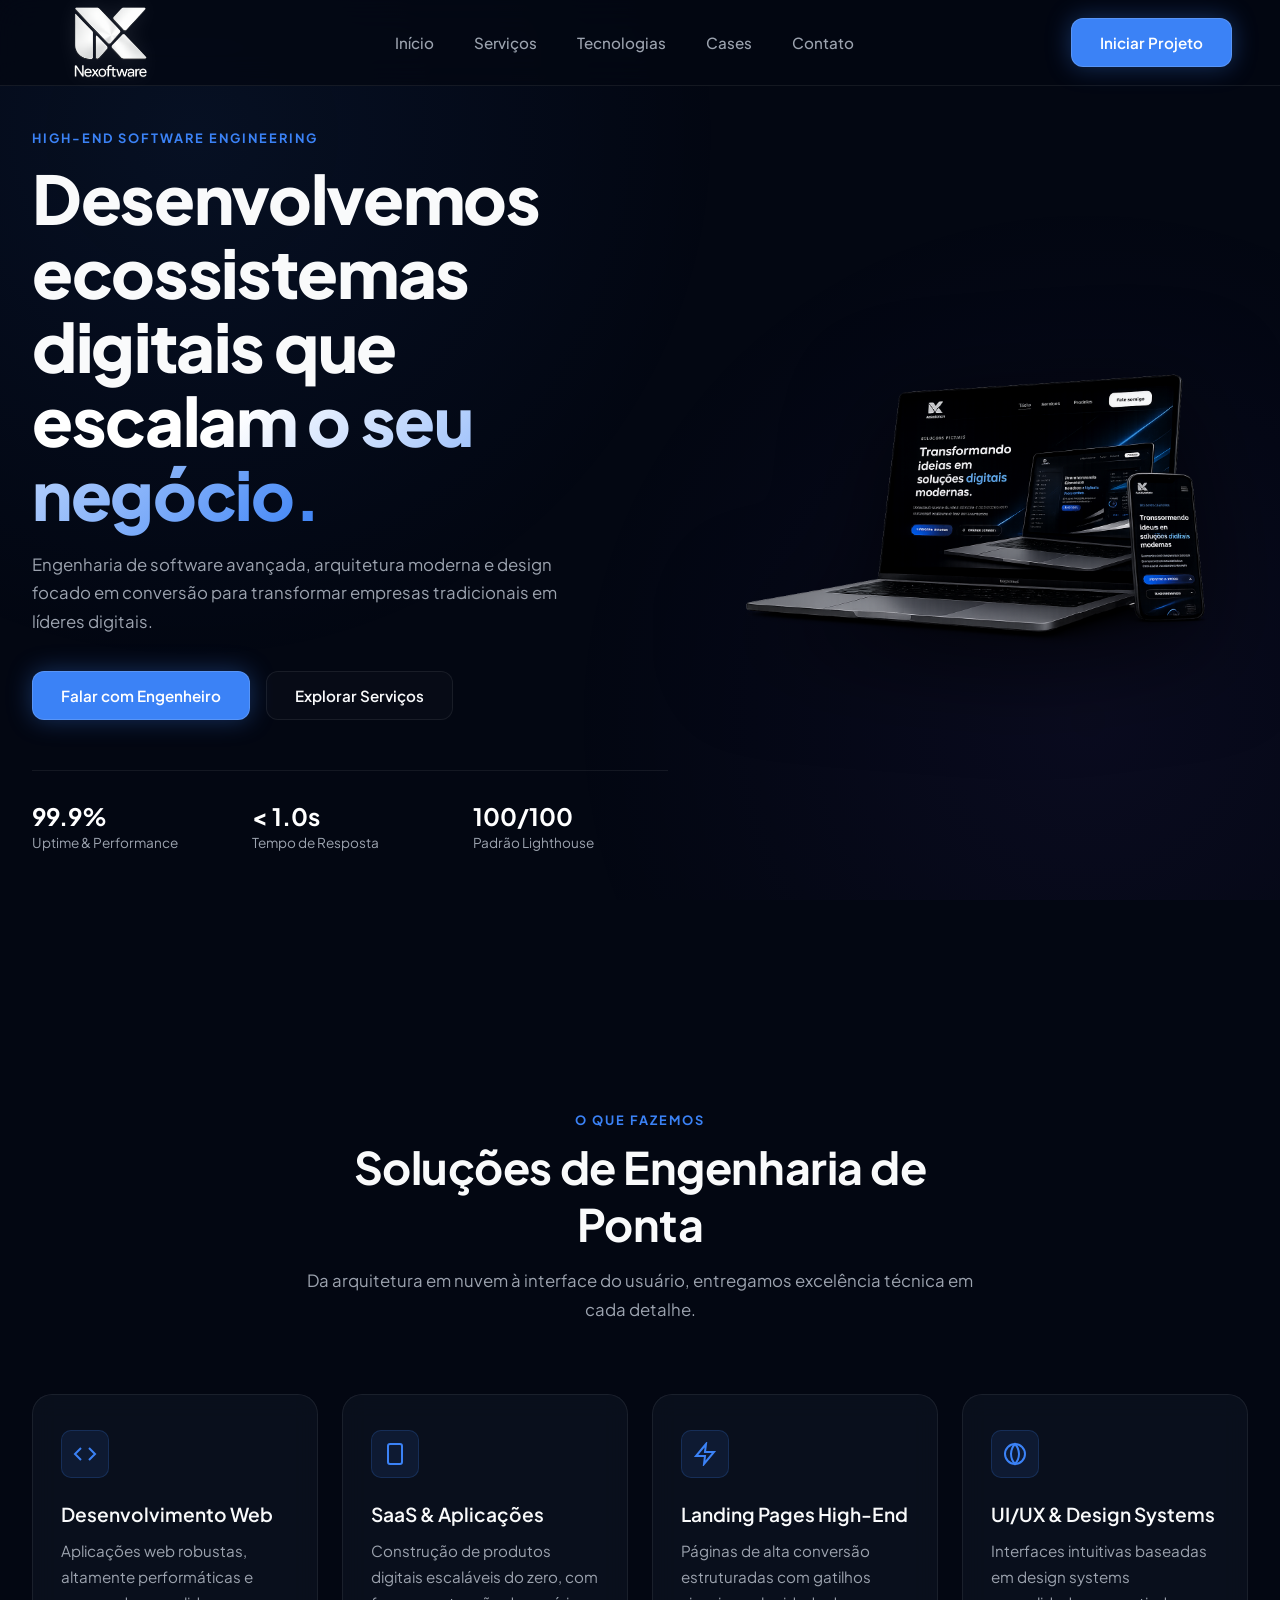
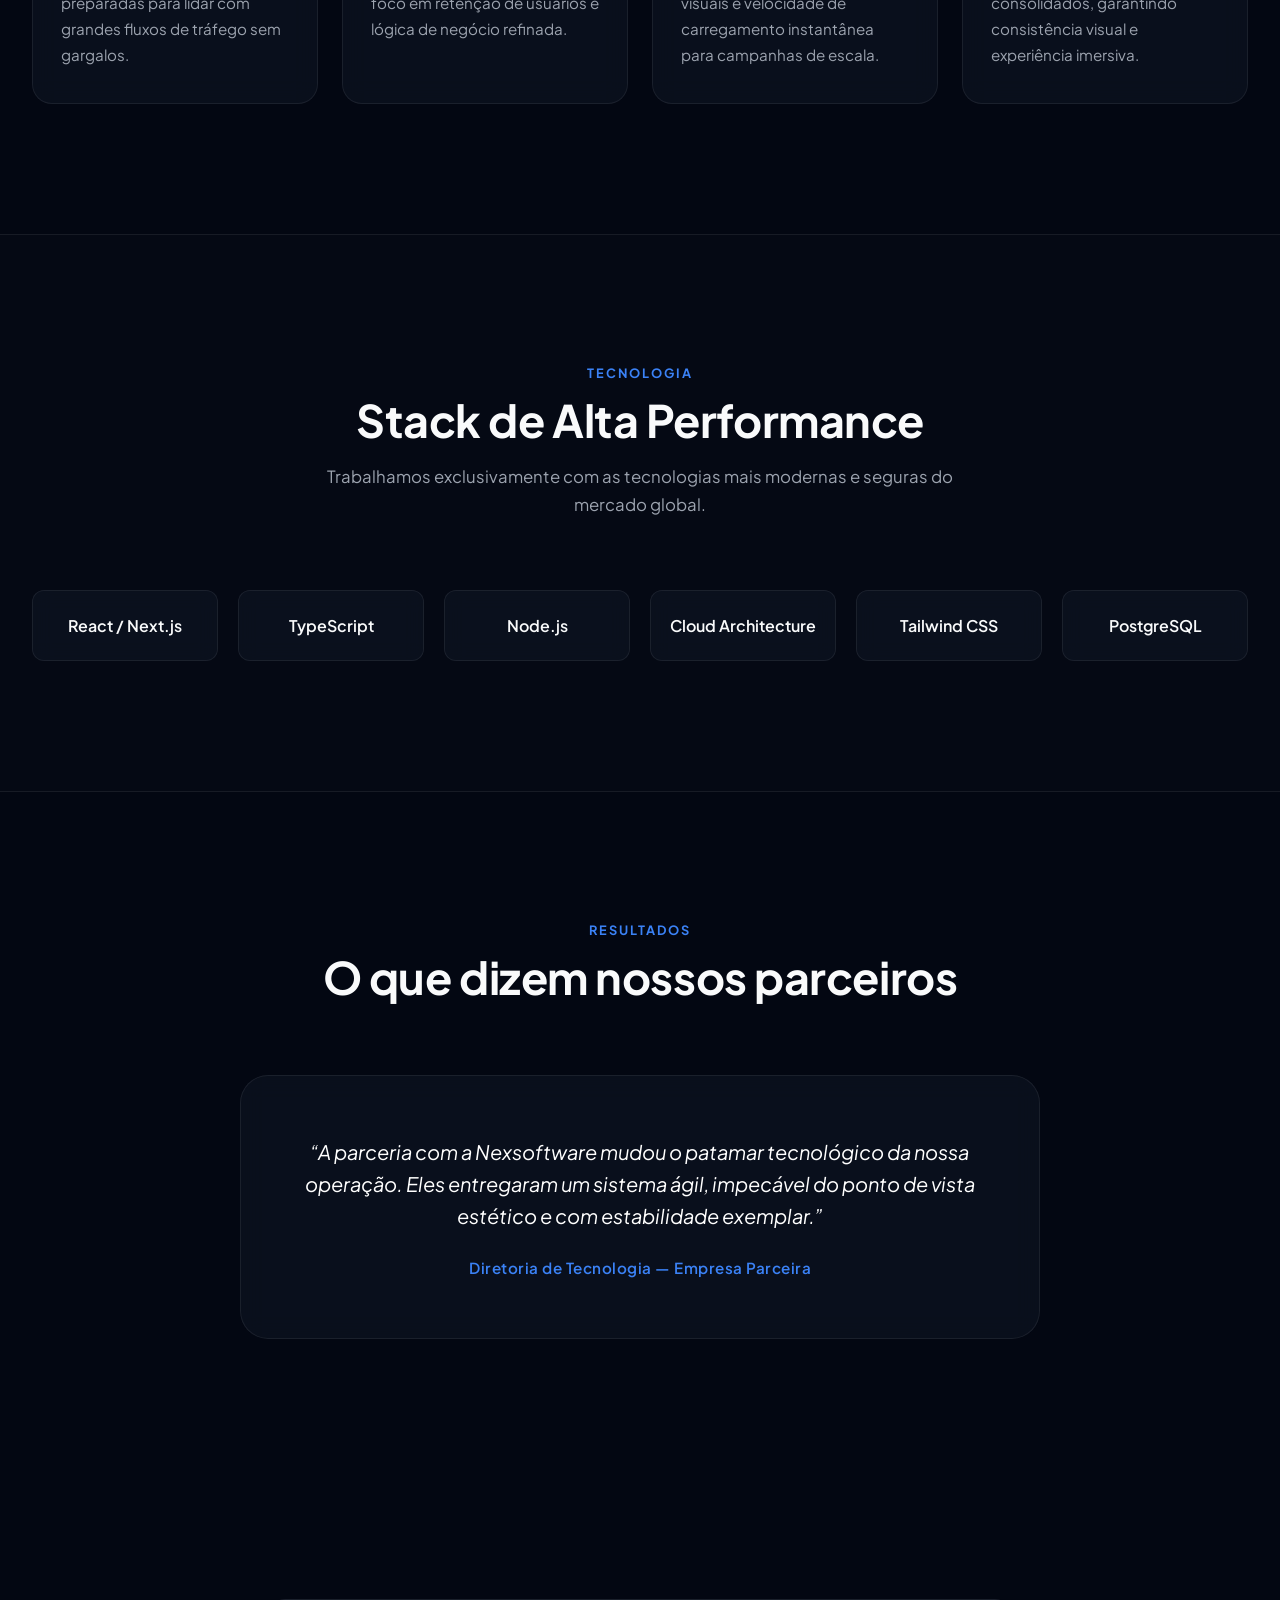
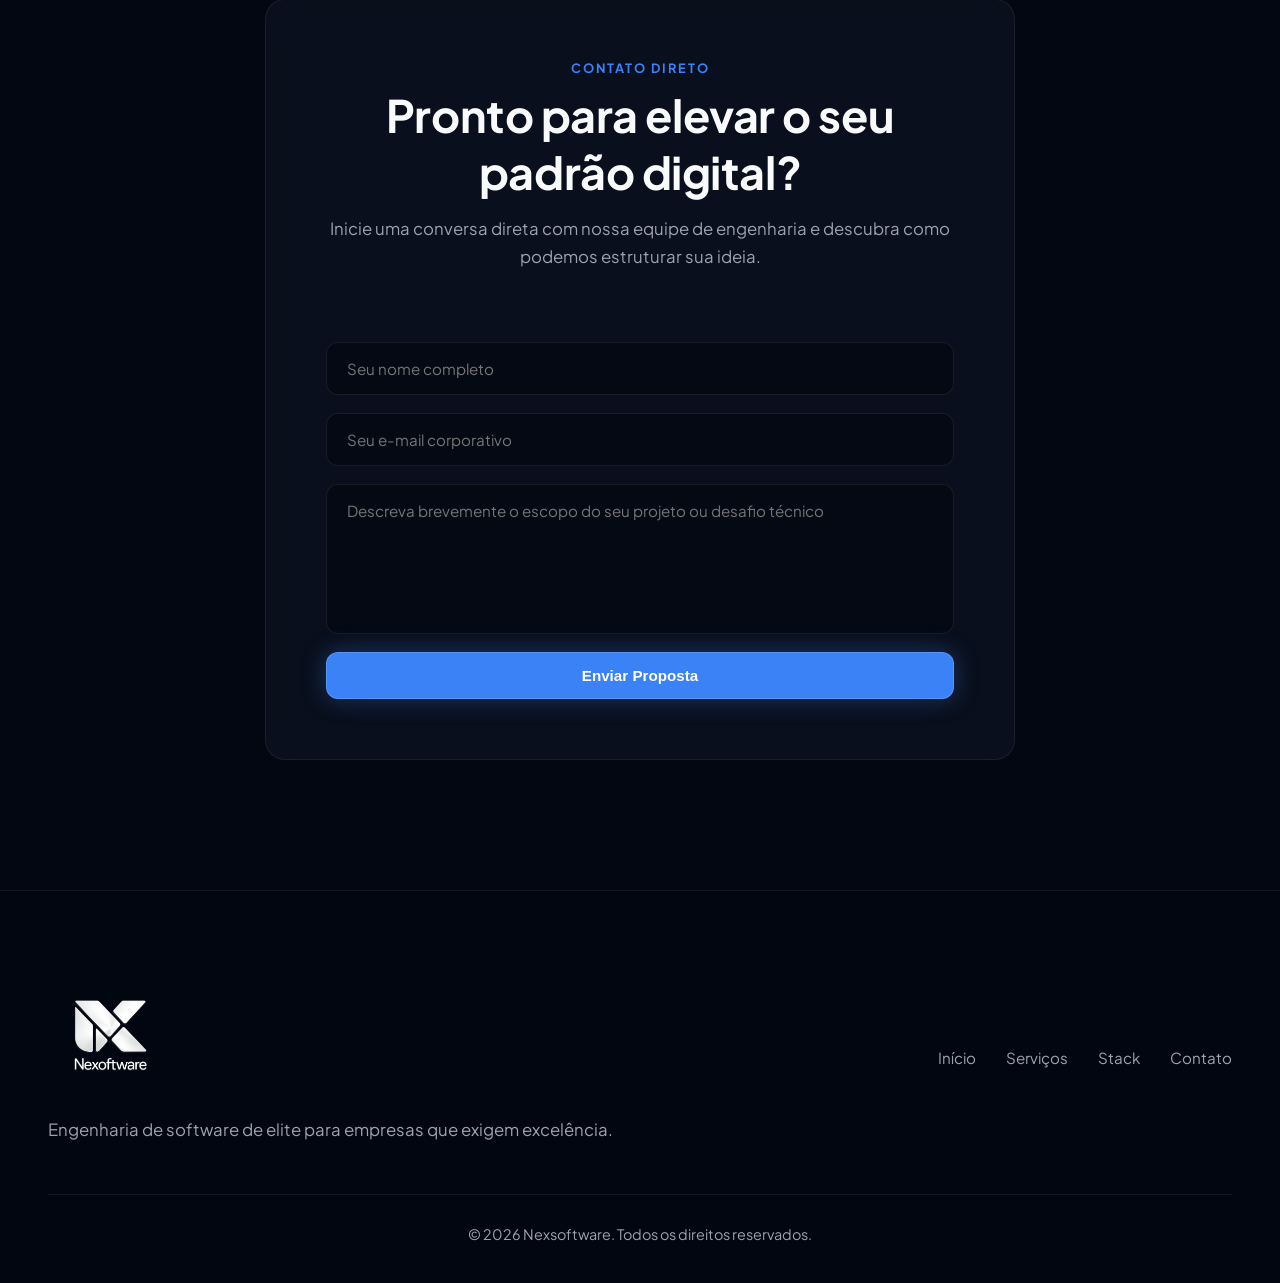
<file: index.html>
<!DOCTYPE html>
<html lang="pt-BR">
<head>
  <!-- =========================
       META TAGS ESSENCIAIS E SEO
  ========================== -->
  <meta charset="UTF-8">
  <meta name="viewport" content="width=device-width, initial-scale=1.0">
  <title>Nexsoftware — Ecossistemas Digitais de Alta Performance</title>
  <meta name="description" content="Engenharia de software avançada, desenvolvimento web, SaaS e aplicações escaláveis. Transformamos empresas tradicionais em líderes digitais com tecnologia de ponta.">
  <meta name="keywords" content="desenvolvimento web, software, SaaS, aplicações web, UI/UX design, engenharia de software, alta performance, Nexsoftware">
  <meta name="author" content="Nexsoftware">
  <link rel="canonical" href="https://www.nexsoftware.com.br/">

  <!-- =========================
       OPEN GRAPH / SOCIAL SHARING
  ========================== -->
  <meta property="og:type" content="website">
  <meta property="og:url" content="https://www.nexsoftware.com.br/">
  <meta property="og:title" content="Nexsoftware — Ecossistemas Digitais de Alta Performance">
  <meta property="og:description" content="Engenharia de software avançada e arquitetura moderna para empresas que exigem excelência e escala.">
  <meta property="og:image" content="https://www.nexsoftware.com.br/imagem/logo.branca.png">

  <!-- =========================
       GOOGLE FONTS
  ========================== -->
  <link rel="preconnect" href="https://fonts.googleapis.com">
  <link rel="preconnect" href="https://fonts.gstatic.com" crossorigin>
  <link href="https://fonts.googleapis.com/css2?family=Plus+Jakarta+Sans:wght@300;400;500;600;700;800&display=swap" rel="stylesheet">

  <!-- =========================
       CSS & JAVASCRIPT
  ========================== -->
  <link rel="stylesheet" href="css/styles.css">
  <script src="javascript/script.js" defer></script>

  <!-- =========================
       SCHEMA.ORG (JSON-LD)
  ========================== -->
  <script type="application/ld+json">
  {
    "@context": "https://schema.org",
    "@type": "Organization",
    "name": "Nexsoftware",
    "url": "https://www.nexsoftware.com.br/",
    "logo": "https://www.nexsoftware.com.br/imagem/logo.branca.png",
    "description": "Desenvolvimento de sites, sistemas e aplicações com tecnologia moderna e foco em resultados."
  }
  </script>
</head>

<body>

  <!-- BACKGROUND EFFECT -->
  <div class="background-glow" aria-hidden="true"></div>

  <!-- HEADER EXTENDIDO (FLUIDO DE CANTO A CANTO) -->
  <header class="header">
    <nav class="navbar" aria-label="Navegação Principal">
      <a href="#hero" class="logo">
        <img src="imagem/logo.branca.png" alt="Logotipo da Nexsoftware em destaque branco">
      </a>

      <ul class="nav-links" id="nav-links">
        <li><a href="#hero">Início</a></li>
        <li><a href="#services">Serviços</a></li>
        <li><a href="#tech">Tecnologias</a></li>
        <li><a href="#cases">Cases</a></li>
        <li><a href="#contact">Contato</a></li>
      </ul>

      <div class="header-action">
        <a href="#contact" class="btn btn-primary desktop-button">
          Iniciar Projeto
        </a>

        <button class="menu-hamburger" id="menu-hamburger" aria-label="Abrir menu de navegação" aria-expanded="false">
          <span class="menu-hamburger-bar"></span>
          <span class="menu-hamburger-bar"></span>
          <span class="menu-hamburger-bar"></span>
        </button>
      </div>
    </nav>
  </header>

  <main>

    <!-- HERO SECTION -->
    <section id="hero" class="section hero-section">
      <div class="container hero-grid">
        <div class="hero-text reveal">
          <span class="hero-tag">HIGH-END SOFTWARE ENGINEERING</span>
          <h1>
            Desenvolvemos ecossistemas digitais que
            <span class="gradient-text">escalam o seu negócio.</span>
          </h1>
          <p>
            Engenharia de software avançada, arquitetura moderna e design focado 
            em conversão para transformar empresas tradicionais em líderes digitais.
          </p>

          <div class="hero-buttons">
            <a href="#contact" class="btn btn-primary">Falar com Engenheiro</a>
            <a href="#services" class="btn btn-secondary">Explorar Serviços</a>
          </div>

          <!-- STATS -->
          <div class="hero-stats">
            <div>
              <h3>99.9%</h3>
              <span>Uptime & Performance</span>
            </div>
            <div>
              <h3>&lt; 1.0s</h3>
              <span>Tempo de Resposta</span>
            </div>
            <div>
              <h3>100/100</h3>
              <span>Padrão Lighthouse</span>
            </div>
          </div>
        </div>

        <div class="hero-image reveal">
          <img src="imagem/note.png" alt="Mockup tridimensional exibindo interfaces e dashboards desenvolvidos pela Nexsoftware">
        </div>
      </div>
    </section>

    <!-- SERVICES SECTION -->
    <section id="services" class="section">
      <div class="container">
        <div class="section-title reveal">
          <span>O QUE FAZEMOS</span>
          <h2>Soluções de Engenharia de Ponta</h2>
          <p>Da arquitetura em nuvem à interface do usuário, entregamos excelência técnica em cada detalhe.</p>
        </div>

        <div class="services-grid">
          <article class="service-card reveal">
            <div class="service-icon-wrapper" aria-hidden="true">
              <svg width="24" height="24" viewBox="0 0 24 24" fill="none" stroke="currentColor" stroke-width="2"><polyline points="16 18 22 12 16 6"></polyline><polyline points="8 6 2 12 8 18"></polyline></svg>
            </div>
            <h3>Desenvolvimento Web</h3>
            <p>Aplicações web robustas, altamente performáticas e preparadas para lidar com grandes fluxos de tráfego sem gargalos.</p>
          </article>

          <article class="service-card reveal">
            <div class="service-icon-wrapper" aria-hidden="true">
              <svg width="24" height="24" viewBox="0 0 24 24" fill="none" stroke="currentColor" stroke-width="2"><rect x="5" y="2" width="14" height="20" rx="2" ry="2"></rect><line x1="12" y1="18" x2="12.01" y2="18"></line></svg>
            </div>
            <h3>SaaS & Aplicações</h3>
            <p>Construção de produtos digitais escaláveis do zero, com foco em retenção de usuários e lógica de negócio refinada.</p>
          </article>

          <article class="service-card reveal">
            <div class="service-icon-wrapper" aria-hidden="true">
              <svg width="24" height="24" viewBox="0 0 24 24" fill="none" stroke="currentColor" stroke-width="2"><polygon points="13 2 3 14 12 14 11 22 21 10 12 10 13 2"></polygon></svg>
            </div>
            <h3>Landing Pages High-End</h3>
            <p>Páginas de alta conversão estruturadas com gatilhos visuais e velocidade de carregamento instantânea para campanhas de escala.</p>
          </article>

          <article class="service-card reveal">
            <div class="service-icon-wrapper" aria-hidden="true">
              <svg width="24" height="24" viewBox="0 0 24 24" fill="none" stroke="currentColor" stroke-width="2"><circle cx="12" cy="12" r="10"></circle><path d="M12 2a15.3 15.3 0 0 1 4 10 15.3 15.3 0 0 1-4 10 15.3 15.3 0 0 1-4-10 15.3 15.3 0 0 1 4-10z"></path></svg>
            </div>
            <h3>UI/UX & Design Systems</h3>
            <p>Interfaces intuitivas baseadas em design systems consolidados, garantindo consistência visual e experiência imersiva.</p>
          </article>
        </div>
      </div>
    </section>

    <!-- TECH STACK SECTION -->
    <section id="tech" class="section tech-section">
      <div class="container">
        <div class="section-title reveal">
          <span>TECNOLOGIA</span>
          <h2>Stack de Alta Performance</h2>
          <p>Trabalhamos exclusivamente com as tecnologias mais modernas e seguras do mercado global.</p>
        </div>

        <div class="tech-grid reveal">
          <div class="tech-item">React / Next.js</div>
          <div class="tech-item">TypeScript</div>
          <div class="tech-item">Node.js</div>
          <div class="tech-item">Cloud Architecture</div>
          <div class="tech-item">Tailwind CSS</div>
          <div class="tech-item">PostgreSQL</div>
        </div>
      </div>
    </section>

    <!-- CASES SECTION -->
    <section id="cases" class="section">
      <div class="container">
        <div class="section-title reveal">
          <span>RESULTADOS</span>
          <h2>O que dizem nossos parceiros</h2>
        </div>

        <div class="testimonial reveal">
          <p>
            “A parceria com a Nexsoftware mudou o patamar tecnológico da nossa operação. 
            Eles entregaram um sistema ágil, impecável do ponto de vista estético e com estabilidade exemplar.”
          </p>
          <span class="author">Diretoria de Tecnologia — Empresa Parceira</span>
        </div>
      </div>
    </section>

    <!-- CONTACT SECTION -->
    <section id="contact" class="section">
      <div class="container contact-box reveal">
        <div class="section-title">
          <span>CONTATO DIRETO</span>
          <h2>Pronto para elevar o seu padrão digital?</h2>
          <p>Inicie uma conversa direta com nossa equipe de engenharia e descubra como podemos estruturar sua ideia.</p>
        </div>

        <form class="contact-form" onsubmit="event.preventDefault(); alert('Mensagem enviada com sucesso! Entraremos em contato em breve.');">
          <label for="nome" class="sr-only">Seu nome completo</label>
          <input type="text" id="nome" placeholder="Seu nome completo" required>
          
          <label for="email" class="sr-only">Seu e-mail corporativo</label>
          <input type="email" id="email" placeholder="Seu e-mail corporativo" required>
          
          <label for="mensagem" class="sr-only">Descreva o escopo do projeto</label>
          <textarea id="mensagem" placeholder="Descreva brevemente o escopo do seu projeto ou desafio técnico"></textarea>
          
          <button type="submit" class="btn btn-primary">Enviar Proposta</button>
        </form>
      </div>
    </section>

  </main>

  <!-- FOOTER FLUIDO -->
  <footer class="footer">
    <div class="footer-container">
      <div class="footer-content">
        <div>
          <img src="imagem/logo.branca.png" alt="Logotipo secundário da Nexsoftware no rodapé">
          <p>Engenharia de software de elite para empresas que exigem excelência.</p>
        </div>

        <div class="footer-links">
          <a href="#hero">Início</a>
          <a href="#services">Serviços</a>
          <a href="#tech">Stack</a>
          <a href="#contact">Contato</a>
        </div>
      </div>

      <div class="footer-bottom">
        © 2026 Nexsoftware. Todos os direitos reservados.
      </div>
    </div>
  </footer>

</body>
</html>
</file>
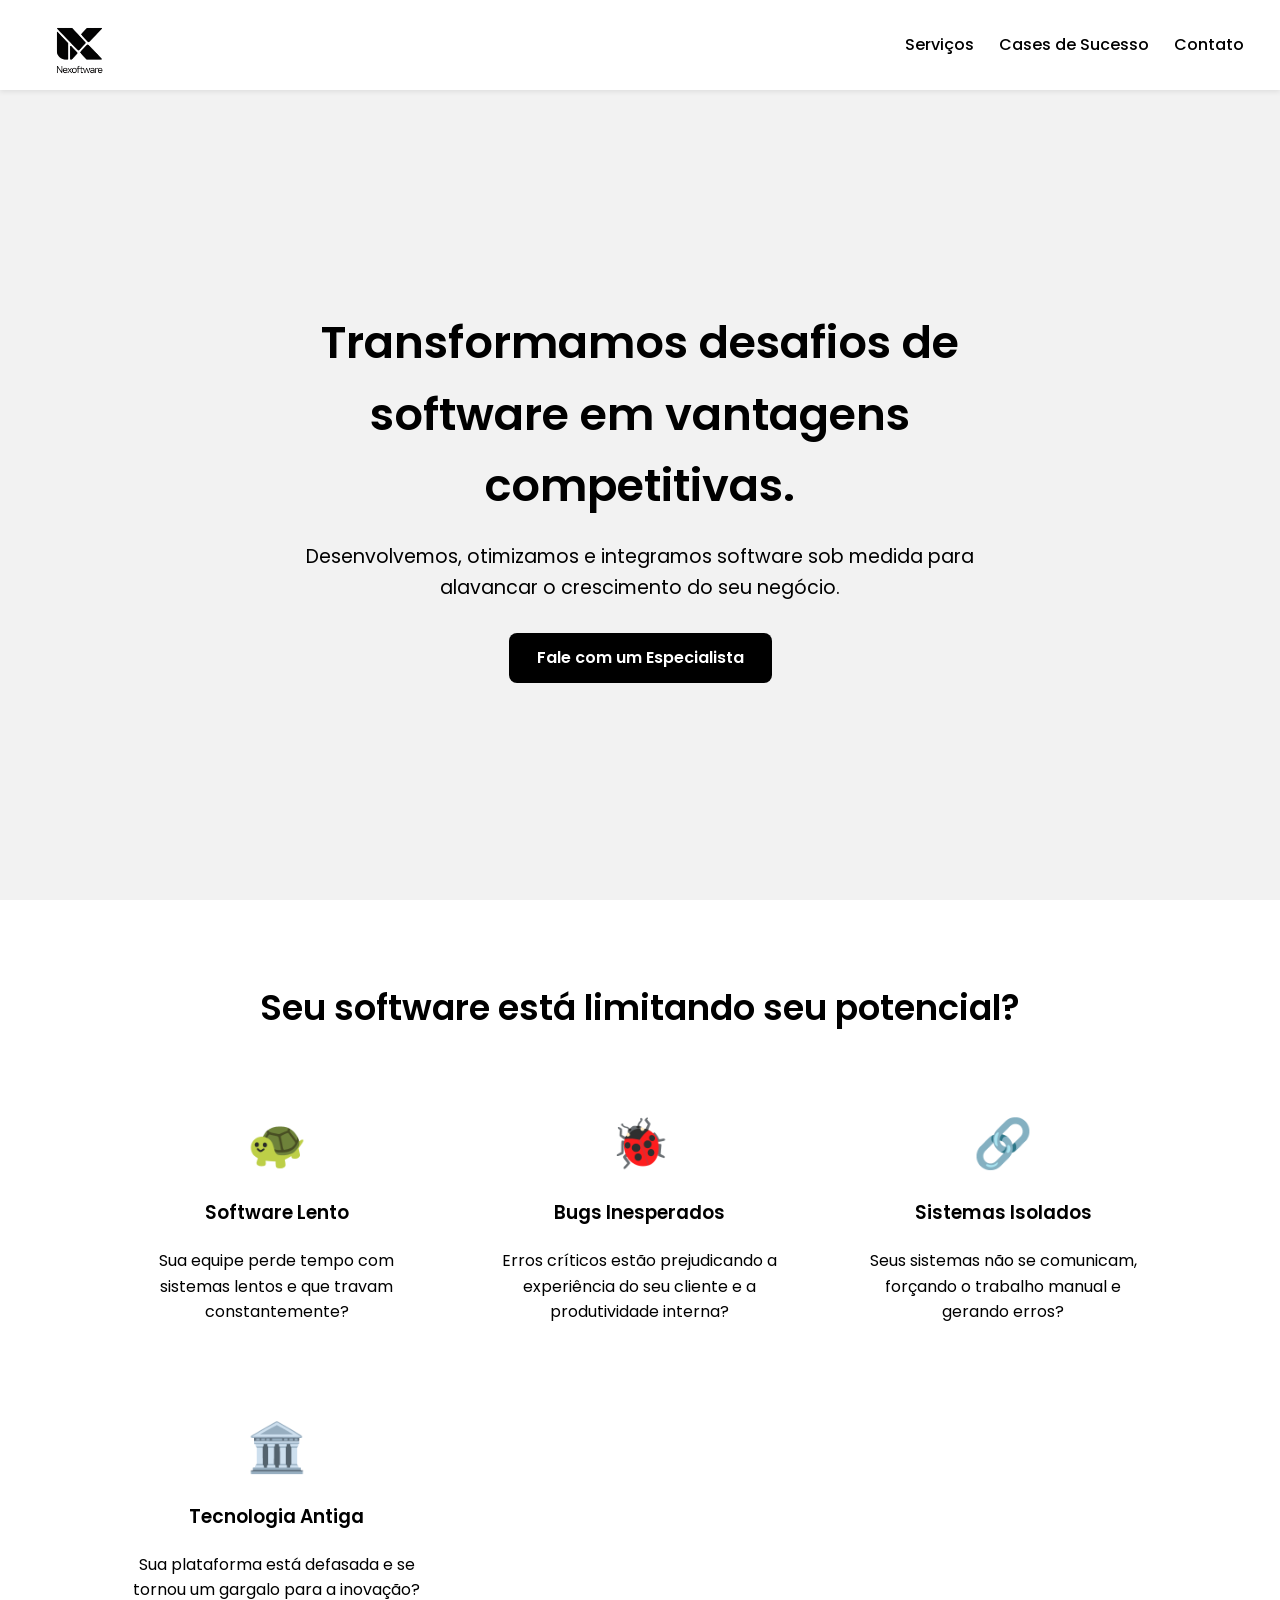
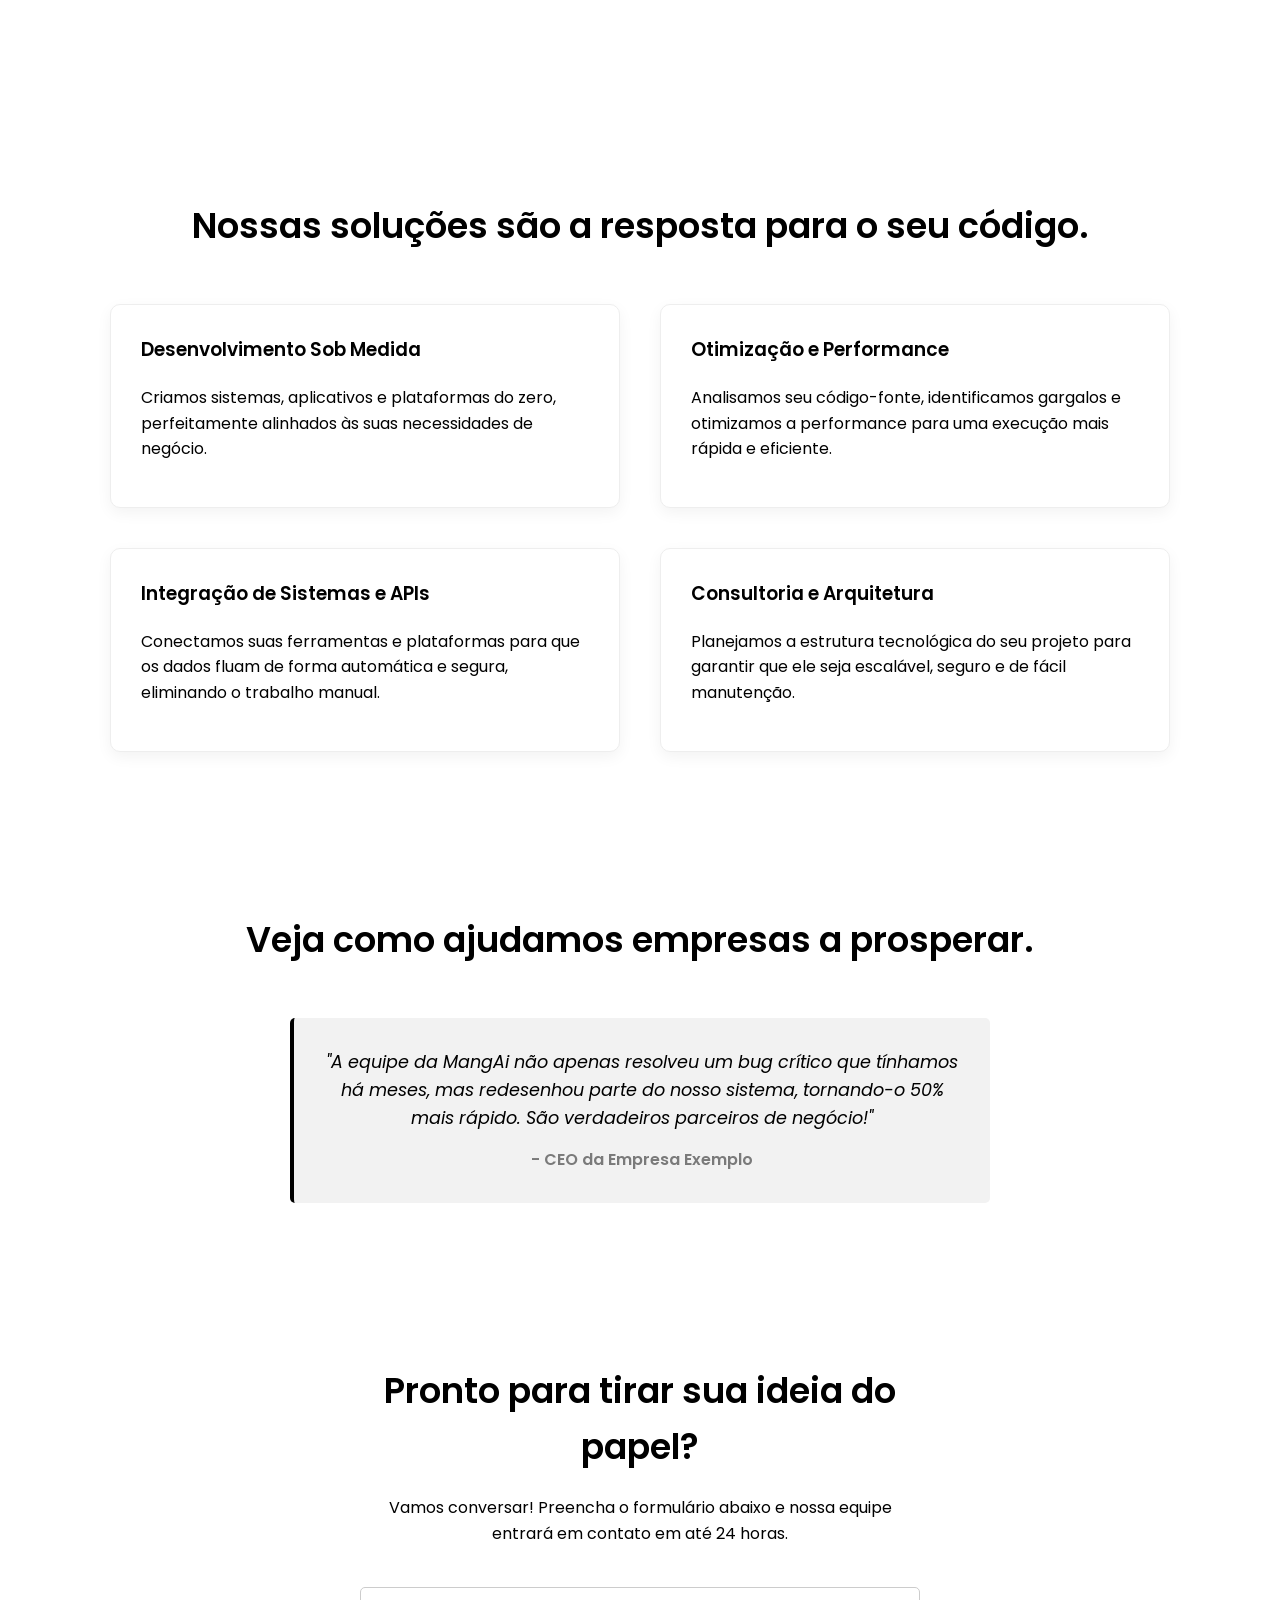
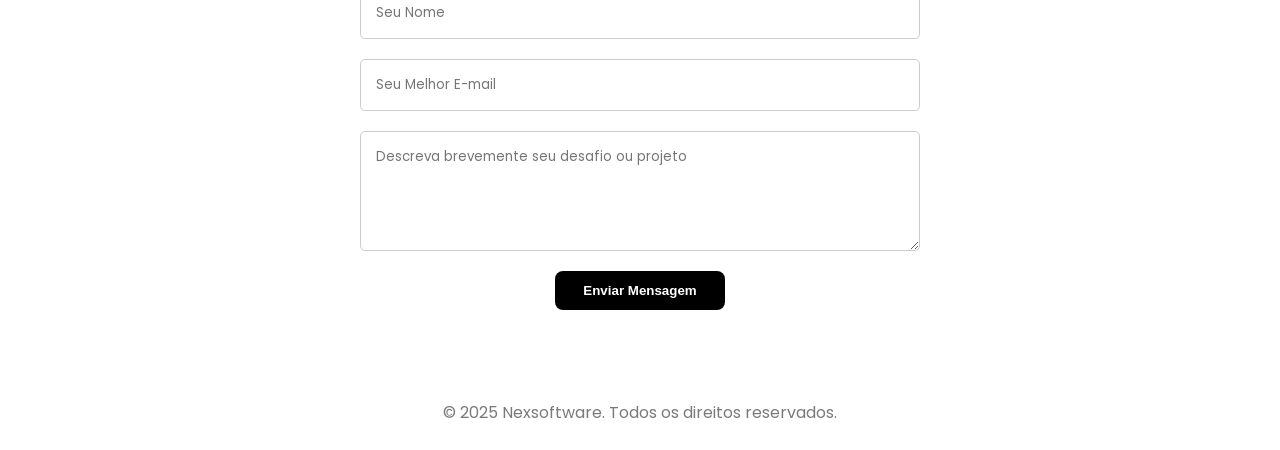
<file: docs/index.html>
<!DOCTYPE html>
<html lang="pt-BR">
<head>
    <meta charset="UTF-8">
    <meta name="viewport" content="width=device-width, initial-scale=1.0">
    <title>Nexsoftware - Soluções Inteligentes</title>
    <link rel="stylesheet" href="css/styles.css">
    <script src="javascript/script.js" defer></script>
</head>
<body>

    <header class="header">
        <nav class="navbar">
            <a href="#hero" class="logo">
                <img src="imagem/logo.nexsoftware2.png" alt="Logo Nexsoftware">
            </a>
            <ul class="nav-links" id="nav-links">
                <li><a href="#services">Serviços</a></li>
                <li><a href="#cases">Cases de Sucesso</a></li>
                <li><a href="#contact">Contato</a></li>
            </ul>

            <button class="menu-hamburger" id="menu-hamburger">
                <span class="menu-hamburger-bar"></span>
                <span class="menu-hamburger-bar"></span>
                <span class="menu-hamburger-bar"></span>
            </button>
        </nav>
    </header>

    <main>

        <section id="hero">
            <div class="container hero-content">
                <h1>Transformamos desafios de software em vantagens competitivas.</h1>
                <p>Desenvolvemos, otimizamos e integramos software sob medida para alavancar o crescimento do seu negócio.</p>
                <a href="#contact" class="btn">Fale com um Especialista</a>
            </div>
        </section>

        <section id="problems">
            <div class="container">
                <h2>Seu software está limitando seu potencial?</h2>
                <div class="problems-grid">
                    <div class="problem-card">
                        <div class="icon">🐢</div>
                        <h3>Software Lento</h3>
                        <p>Sua equipe perde tempo com sistemas lentos e que travam constantemente?</p>
                    </div>
                    <div class="problem-card">
                        <div class="icon">🐞</div>
                        <h3>Bugs Inesperados</h3>
                        <p>Erros críticos estão prejudicando a experiência do seu cliente e a produtividade interna?</p>
                    </div>
                    <div class="problem-card">
                        <div class="icon">🔗</div>
                        <h3>Sistemas Isolados</h3>
                        <p>Seus sistemas não se comunicam, forçando o trabalho manual e gerando erros?</p>
                    </div>
                    <div class="problem-card">
                        <div class="icon">🏛️</div>
                        <h3>Tecnologia Antiga</h3>
                        <p>Sua plataforma está defasada e se tornou um gargalo para a inovação?</p>
                    </div>
                </div>
            </div>
        </section>

        <section id="services">
            <div class="container">
                <h2>Nossas soluções são a resposta para o seu código.</h2>
                <div class="services-grid">
                    <div class="service-card">
                        <h3>Desenvolvimento Sob Medida</h3>
                        <p>Criamos sistemas, aplicativos e plataformas do zero, perfeitamente alinhados às suas necessidades de negócio.</p>
                    </div>
                    <div class="service-card">
                        <h3>Otimização e Performance</h3>
                        <p>Analisamos seu código-fonte, identificamos gargalos e otimizamos a performance para uma execução mais rápida e eficiente.</p>
                    </div>
                    <div class="service-card">
                        <h3>Integração de Sistemas e APIs</h3>
                        <p>Conectamos suas ferramentas e plataformas para que os dados fluam de forma automática e segura, eliminando o trabalho manual.</p>
                    </div>
                    <div class="service-card">
                        <h3>Consultoria e Arquitetura</h3>
                        <p>Planejamos a estrutura tecnológica do seu projeto para garantir que ele seja escalável, seguro e de fácil manutenção.</p>
                    </div>
                </div>
            </div>
        </section>

        <section id="cases">
            <div class="container">
                <h2>Veja como ajudamos empresas a prosperar.</h2>
                <div class="testimonial">
                    <p>"A equipe da MangAi não apenas resolveu um bug crítico que tínhamos há meses, mas redesenhou parte do nosso sistema, tornando-o 50% mais rápido. São verdadeiros parceiros de negócio!"</p>
                    <span class="author">- CEO da Empresa Exemplo</span>
                </div>
            </div>
        </section>

        <section id="contact">
            <div class="container contact-content">
                <h2>Pronto para tirar sua ideia do papel?</h2>
                <p>Vamos conversar! Preencha o formulário abaixo e nossa equipe entrará em contato em até 24 horas.</p>
                <form class="contact-form">
                    <input type="text" name="name" placeholder="Seu Nome" required>
                    <input type="email" name="email" placeholder="Seu Melhor E-mail" required>
                    <textarea name="message" placeholder="Descreva brevemente seu desafio ou projeto" required></textarea>
                    <button type="submit" class="btn">Enviar Mensagem</button>
                </form>
            </div>
        </section>

    </main>

    <footer class="footer">
        <p>&copy; 2025 Nexsoftware. Todos os direitos reservados.</p>
    </footer>

</body>
</html>
</file>
<file: css/styles.css>
/* =========================================================
   RESET & VARIABLES (High-End Tech Global Standards)
========================================================= */
*{
  margin:0;
  padding:0;
  box-sizing:border-box;
}

:root{
  --bg-main: #030712;
  --bg-secondary: #0b0f19;
  
  --primary: #3b82f6;
  --primary-hover: #2563eb;
  --primary-glow: rgba(59, 130, 246, 0.35);
  
  --text-main: #f9fafb;
  --text-secondary: #9ca3af;
  
  --card-bg: rgba(17, 24, 39, 0.5);
  --card-border: rgba(255, 255, 255, 0.07);
  --card-border-hover: rgba(59, 130, 246, 0.4);

  --transition: 0.3s cubic-bezier(0.16, 1, 0.3, 1);
  --radius-lg: 20px;
  --radius-md: 12px;
}

html{
  scroll-behavior:smooth;
}

body{
  font-family:'Plus Jakarta Sans', sans-serif;
  background-color: var(--bg-main);
  color: var(--text-main);
  overflow-x:hidden;
  position:relative;
}

img{
  max-width:100%;
  display:block;
}

a{
  text-decoration:none;
}

ul{
  list-style:none;
}

/* =========================================================
   REUSABLE UTILITIES & LAYOUT CONTAINERS
========================================================= */
.container{
  width: min(1280px, 100%);
  margin: auto;
  padding-inline: 32px;
}

.section{
  padding: 130px 0;
}

.gradient-text {
  background: linear-gradient(135deg, #ffffff 30%, var(--primary) 100%);
  -webkit-background-clip: text;
  -webkit-text-fill-color: transparent;
}

.sr-only {
  position: absolute;
  width: 1px;
  height: 1px;
  padding: 0;
  margin: -1px;
  overflow: hidden;
  clip: rect(0, 0, 0, 0);
  white-space: nowrap;
  border: 0;
}

/* BUTTONS */
.btn{
  padding: 14px 28px;
  border-radius: var(--radius-md);
  font-weight: 600;
  font-size: 0.95rem;
  transition: var(--transition);
  display: inline-flex;
  align-items: center;
  justify-content: center;
  cursor: pointer;
  white-space: nowrap;
}

.btn-primary{
  background: var(--primary);
  color: #ffffff;
  border: 1px solid rgba(255, 255, 255, 0.15);
  box-shadow: 0 0 25px var(--primary-glow);
}

.btn-primary:hover{
  background: var(--primary-hover);
  transform: translateY(-2px);
  box-shadow: 0 0 35px rgba(59, 130, 246, 0.5);
}

.btn-secondary{
  border: 1px solid var(--card-border);
  background: rgba(255, 255, 255, 0.02);
  color: var(--text-main);
}

.btn-secondary:hover{
  background: rgba(255, 255, 255, 0.05);
  border-color: rgba(255, 255, 255, 0.15);
  transform: translateY(-2px);
}

/* =========================================================
   TYPOGRAPHY
========================================================= */
h1{
  font-size: clamp(2.5rem, 5.5vw, 4.2rem);
  line-height: 1.1;
  font-weight: 800;
  letter-spacing: -0.02em;
}

h2{
  font-size: clamp(2rem, 4vw, 2.8rem);
  font-weight: 700;
  letter-spacing: -0.01em;
}

p{
  color: var(--text-secondary);
  line-height: 1.7;
  font-size: 1.05rem;
}

/* =========================================================
   BACKGROUND GLOW EFFECT
========================================================= */
.background-glow{
  position:fixed;
  inset:0;
  background:
    radial-gradient(circle at 15% 15%, rgba(59, 130, 246, 0.08), transparent 40%),
    radial-gradient(circle at 85% 80%, rgba(139, 92, 246, 0.06), transparent 40%);
  z-index:-1;
  pointer-events:none;
}

/* =========================================================
   HEADER & NAVBAR (Posicionamento Extremidades 100% Fluido)
========================================================= */
.header{
  position: fixed;
  top: 0;
  left: 0;
  width: 100%;
  z-index: 1000;
  background: rgba(3, 7, 18, 0.75);
  backdrop-filter: blur(16px);
  border-bottom: 1px solid var(--card-border);
  transition: var(--transition);
}

.navbar{
  width: 100%;
  height: 85px;
  padding: 0 48px; /* Respiro perfeito nos cantos extremo esquerdo e direito */
  display: flex;
  align-items: center;
  justify-content: space-between;
}

.logo{
  display: flex;
  align-items: center;
}

.logo img{
  width: 130px;
  filter: drop-shadow(0 0 10px rgba(255,255,255,0.1));
  transition: var(--transition);
}

.logo img:hover{
  transform: scale(1.02);
}

/* LINKS CENTRALIZADOS */
.nav-links{
  display: flex;
  align-items: center;
  gap: 40px;
}

.nav-links a{
  color: var(--text-secondary);
  font-weight: 500;
  font-size: 0.95rem;
  transition: var(--transition);
  position: relative;
}

.nav-links a:hover{
  color: #ffffff;
}

.nav-links a::after{
  content: '';
  position: absolute;
  bottom: -4px;
  left: 0;
  width: 0;
  height: 2px;
  background: var(--primary);
  transition: var(--transition);
}

.nav-links a:hover::after{
  width: 100%;
}

.header-action{
  display: flex;
  align-items: center;
  gap: 16px;
}

/* =========================================================
   HERO SECTION
========================================================= */
.hero-section{
  min-height: 100vh;
  display: flex;
  align-items: center;
  padding-top: 130px;
}

.hero-grid{
  display: grid;
  grid-template-columns: 1.1fr 0.9fr;
  align-items: center;
  gap: 60px;
}

.hero-tag{
  color: var(--primary);
  font-weight: 700;
  letter-spacing: 2px;
  font-size: 0.8rem;
  text-transform: uppercase;
  margin-bottom: 15px;
  display: block;
}

.hero-text h1{
  margin-bottom: 20px;
}

.hero-text p{
  max-width: 540px;
  margin-bottom: 35px;
}

.hero-buttons{
  display: flex;
  gap: 16px;
  margin-bottom: 50px;
}

.hero-stats{
  display: grid;
  grid-template-columns: repeat(3, 1fr);
  gap: 25px;
  border-top: 1px solid var(--card-border);
  padding-top: 30px;
}

.hero-stats h3{
  color: #ffffff;
  font-size: 1.5rem;
  font-weight: 700;
}

.hero-stats span{
  font-size: 0.85rem;
  color: var(--text-secondary);
}

.hero-image{
  display: flex;
  justify-content: flex-end;
}

.hero-image img{
  width: 100%;
  max-width: 560px;
  filter: drop-shadow(0 25px 50px rgba(0, 0, 0, 0.6));
}

/* =========================================================
   SECTION TITLE
========================================================= */
.section-title{
  text-align: center;
  max-width: 700px;
  margin: 0 auto 70px auto;
}

.section-title span{
  color: var(--primary);
  font-weight: 700;
  letter-spacing: 2px;
  font-size: 0.8rem;
  text-transform: uppercase;
  display: block;
  margin-bottom: 10px;
}

.section-title h2{
  margin-bottom: 15px;
}

/* =========================================================
   SERVICES SECTION (With Spotlight Card Effect)
========================================================= */
.services-grid{
  display: grid;
  grid-template-columns: repeat(4, 1fr);
  gap: 24px;
}

.service-card{
  position: relative;
  background: var(--card-bg);
  border: 1px solid var(--card-border);
  border-radius: var(--radius-lg);
  padding: 35px 28px;
  overflow: hidden;
  backdrop-filter: blur(12px);
  transition: transform var(--transition), border-color var(--transition);
}

.service-card:hover{
  transform: translateY(-5px);
  border-color: var(--card-border-hover);
}

.service-card::before{
  content: '';
  position: absolute;
  top: var(--mouse-y, -100px);
  left: var(--mouse-x, -100px);
  width: 220px;
  height: 220px;
  background: radial-gradient(circle, rgba(59, 130, 246, 0.18) 0%, transparent 70%);
  transform: translate(-50%, -50%);
  pointer-events: none;
  transition: opacity 0.3s ease;
  opacity: 0;
}

.service-card:hover::before{
  opacity: 1;
}

.service-icon-wrapper{
  width: 48px;
  height: 48px;
  border-radius: 10px;
  background: rgba(59, 130, 246, 0.1);
  border: 1px solid rgba(59, 130, 246, 0.2);
  display: flex;
  align-items: center;
  justify-content: center;
  color: var(--primary);
  margin-bottom: 24px;
}

.service-card h3{
  font-size: 1.2rem;
  margin-bottom: 12px;
  font-weight: 600;
}

.service-card p{
  font-size: 0.95rem;
}

/* =========================================================
   TECH STACK SECTION
========================================================= */
.tech-section{
  background: rgba(255, 255, 255, 0.01);
  border-top: 1px solid var(--card-border);
  border-bottom: 1px solid var(--card-border);
}

.tech-grid{
  display: grid;
  grid-template-columns: repeat(6, 1fr);
  gap: 20px;
}

.tech-item{
  background: var(--card-bg);
  border: 1px solid var(--card-border);
  padding: 24px 16px;
  text-align: center;
  border-radius: var(--radius-md);
  font-weight: 600;
  color: var(--text-main);
  backdrop-filter: blur(10px);
  transition: var(--transition);
}

.tech-item:hover{
  border-color: var(--card-border-hover);
  transform: translateY(-3px);
  color: var(--primary);
}

/* =========================================================
   TESTIMONIAL SECTION
========================================================= */
.testimonial{
  max-width: 800px;
  margin: auto;
  padding: 60px;
  background: var(--card-bg);
  border: 1px solid var(--card-border);
  border-radius: 28px;
  text-align: center;
  backdrop-filter: blur(12px);
}

.testimonial p{
  font-size: 1.25rem;
  color: #ffffff;
  margin-bottom: 25px;
  font-style: italic;
  line-height: 1.6;
}

.author{
  color: var(--primary);
  font-weight: 600;
  font-size: 0.95rem;
  letter-spacing: 0.5px;
}

/* =========================================================
   CONTACT SECTION
========================================================= */
.contact-box{
  max-width: 750px;
  background: var(--card-bg);
  border: 1px solid var(--card-border);
  padding: 60px;
  border-radius: var(--radius-lg);
  backdrop-filter: blur(16px);
}

.contact-form{
  display:flex;
  flex-direction:column;
  gap:18px;
}

.contact-form input,
.contact-form textarea{
  width:100%;
  background: rgba(3, 7, 18, 0.6);
  border: 1px solid var(--card-border);
  padding: 16px 20px;
  border-radius: var(--radius-md);
  color: #fff;
  font-family: 'Plus Jakarta Sans', sans-serif;
  font-size: 0.95rem;
  transition: var(--transition);
}

.contact-form input:focus,
.contact-form textarea:focus{
  outline: none;
  border-color: var(--primary);
  box-shadow: 0 0 10px rgba(59, 130, 246, 0.2);
}

.contact-form textarea{
  min-height: 150px;
  resize: none;
}

/* =========================================================
   FOOTER (Alinhado com a fluidez do Header)
========================================================= */
.footer{
  border-top: 1px solid var(--card-border);
  padding: 80px 0 40px 0;
  background: rgba(3, 7, 18, 0.95);
}

.footer-container{
  width: 100%;
  padding: 0 48px;
}

.footer-content{
  display: flex;
  justify-content: space-between;
  align-items: center;
  gap: 40px;
  margin-bottom: 50px;
}

.footer-content img{
  width: 130px;
  margin-bottom: 15px;
}

.footer-links{
  display: flex;
  gap: 30px;
}

.footer-links a{
  color: var(--text-secondary);
  font-size: 0.95rem;
  transition: var(--transition);
}

.footer-links a:hover{
  color: #ffffff;
}

.footer-bottom{
  text-align: center;
  padding-top: 30px;
  border-top: 1px solid var(--card-border);
  color: var(--text-secondary);
  font-size: 0.9rem;
}

/* =========================================================
   ANIMATIONS (Reveal on scroll)
========================================================= */
.reveal{
  opacity:0;
  transform: translateY(30px);
  transition: opacity 0.8s ease, transform 0.8s ease;
}

.reveal.active{
  opacity:1;
  transform: translateY(0);
}

/* =========================================================
   RESPONSIVE DESIGN (Adequação Fluida para Mobile/Tablet)
========================================================= */
.menu-hamburger{
  display: none;
  background: none;
  border: none;
  flex-direction: column;
  gap: 6px;
  cursor: pointer;
}

.menu-hamburger-bar{
  width: 26px;
  height: 2px;
  background: #fff;
  border-radius: 999px;
  transition: var(--transition);
}

@media(max-width: 1024px){
  .navbar{
    padding: 0 24px;
  }
  .footer-container{
    padding: 0 24px;
  }
  .services-grid{
    grid-template-columns: repeat(2, 1fr);
  }
  .tech-grid{
    grid-template-columns: repeat(3, 1fr);
  }
}

@media(max-width: 992px){
  .hero-grid{
    grid-template-columns: 1fr;
    text-align: center;
  }
  .hero-text p{
    margin: 0 auto 35px auto;
  }
  .hero-buttons{
    justify-content: center;
  }
  .hero-stats{
    max-width: 500px;
    margin: 0 auto;
  }
  .hero-image{
    justify-content: center;
  }
}

@media(max-width: 768px){
  .desktop-button{
    display: none;
  }
  .menu-hamburger{
    display: flex;
    z-index: 1001;
  }
  .nav-links{
    position: fixed;
    top: 85px;
    right: -100%;
    width: 280px;
    height: calc(100vh - 85px);
    background: var(--bg-secondary);
    flex-direction: column;
    align-items: center;
    padding-top: 50px;
    transition: var(--transition);
    border-left: 1px solid var(--card-border);
  }
  .nav-links.active{
    right: 0;
  }
  .services-grid{
    grid-template-columns: 1fr;
  }
  .tech-grid{
    grid-template-columns: repeat(2, 1fr);
  }
  .contact-box{
    padding: 30px;
  }
  .footer-content{
    flex-direction: column;
    text-align: center;
  }
}

@media(max-width: 480px){
  .navbar{
    padding: 0 16px;
  }
  .hero-stats{
    grid-template-columns: 1fr;
  }
  .hero-buttons{
    flex-direction: column;
  }
  .tech-grid{
    grid-template-columns: 1fr;
  }
}
</file>
<file: docs/css/styles.css>
/* Importação da Fonte do Google Fonts */
        @import url('https://fonts.googleapis.com/css2?family=Poppins:wght@400;500;600;700&display=swap');

        /* Paleta de Cores Baseada no Logo */
        :root {
            --black: #000000;
            --dark-gray: #1A1A1A;
            --medium-gray: #7A7A7A;
            --light-gray: #F2F2F2;
            --white: #FFFFFF;
        }

        /* Reset Básico e Estilos Globais */
        * {
            margin: 0;
            padding: 0;
            box-sizing: border-box;
        }

        html {
            scroll-behavior: smooth;
        }

        body {
            font-family: 'Poppins', sans-serif;
            color: var(--black);
            background-color: var(--white);
            line-height: 1.6;
        }

        .container {
            max-width: 1100px;
            margin: 0 auto;
            padding: 0 20px;
        }

        h1, h2, h3 {
            font-weight: 600;
            margin-bottom: 20px;
        }

        h1 { font-size: 2.8rem; }
        h2 { font-size: 2.2rem; text-align: center; }
        p { margin-bottom: 15px; }

        section {
            padding: 80px 0;
        }

        /* --- Cabeçalho e Navegação --- */
        .header {
            background-color: var(--white);
            box-shadow: 0 2px 5px rgba(0,0,0,0.08);
            display: flex;
            align-items: center;
            padding: 8px 16px;
            position: sticky;
            top: 0;
            z-index: 1000;
            height: 90px;
        }

        /* Barra interna que controla espaçamento horizontal */
        .navbar {
            display: flex;
            justify-content: space-between;
            align-items: center;
            width: 100%;
            padding: 0 20px;
        }

        .logo {
            display: flex;
            align-items: center;
            font-size: 1.5rem;
            font-weight: 700;
            color: var(--text-brown);
            text-decoration: none;
        }

        .logo img {
            width: 90px;
            height: auto;
            transition: transform 0.3s ease;
        }

        /* Hover suave para destaque */
        .logo img:hover {
            transform: scale(1.05);
        }

        .nav-links {
            list-style: none;
            display: flex;
        }

        .nav-links li {
            margin-left: 25px;
        }

        .nav-links a {
            text-decoration: none;
            color: var(--black);
            font-weight: 500;
            transition: color 0.3s ease;
        }

        .nav-links a:hover {
            color: var(--medium-gray);
        }

        /* --- Seção Principal (Hero) --- */
        #hero {
            background: var(--light-gray);
            min-height: 90vh;
            display: flex;
            align-items: center;
            text-align: center;
        }

        .hero-content {
            max-width: 800px;
            margin: 0 auto;
        }

        .hero-content h1 {
            color: var(--text-brown);
        }

        .hero-content p {
            font-size: 1.2rem;
            margin-bottom: 30px;
        }
        
        .btn {
            display: inline-block;
            padding: 12px 28px;
            background: var(--black);
            color: var(--white);
            font-weight: 600;
            text-decoration: none;
            border-radius: 8px;
            transition: all 0.3s ease; 
        }

        .btn:hover {
            background: var(--dark-gray);
            transform: translateY(-2px);
        }

        /* --- Seção de Problemas --- */
        #problems {
            background-color: var(--white);
        }

        .problems-grid {
            display: grid;
            grid-template-columns: repeat(auto-fit, minmax(250px, 1fr));
            gap: 30px;
            margin-top: 50px;
        }

        .problem-card {
            text-align: center;
            padding: 20px;
        }

        .problem-card .icon {
            font-size: 3rem;
            color: var(--black);
            margin-bottom: 15px;
        }

        /* --- Seção de Soluções (Serviços) --- */
        .services-grid {
            display: grid;
            grid-template-columns: 1fr 1fr;
            gap: 40px;
            margin-top: 50px;
        }

        .service-card {
            background-color: var(--white);
            padding: 30px;
            border: 1px solid #eee;
            border-radius: 10px;
            box-shadow: 0 5px 15px rgba(0,0,0,0.05);
            transition: transform 0.3s ease, box-shadow 0.3s ease;
        }

        .service-card:hover {
            transform: translateY(-5px);
            box-shadow: 0 8px 25px rgba(0,0,0,0.1);
        }

        .service-card h3 {
            color: var(--black);
        }

        /* --- Seção de Cases de Sucesso --- */
        #cases {
            background-color: var(--white);
        }
        
        .testimonial {
            max-width: 700px;
            margin: 50px auto 0;
            text-align: center;
            padding: 30px;
            background-color: var(--light-gray);
            border-left: 4px solid var(--black);
            border-radius: 5px;
        }

        .testimonial p {
            font-style: italic;
            font-size: 1.1rem;
        }

        .testimonial .author {
            font-weight: 600;
            margin-top: 15px;
            display: block;
            color: var(--medium-gray);
        }

        /* --- Seção de Contato --- */
        .contact-content {
            max-width: 600px;
            margin: 0 auto;
            text-align: center;
        }

        .contact-form {
            margin-top: 40px;
            display: flex;
            flex-direction: column;
            gap: 20px;
        }

        .contact-form input,
        .contact-form textarea {
            width: 100%;
            padding: 15px;
            border: 1px solid #ccc;
            border-radius: 5px;
            font-family: 'Poppins', sans-serif;
        }

        .contact-form textarea {
            resize: vertical;
            min-height: 120px;
        }

        .contact-form .btn {
            align-self: center;
            border: none;
            cursor: pointer;
        }

        /* --- Rodapé (Footer) --- */
        .footer {
            background-color: var(--white);
            color: var(--medium-gray);
            text-align: center;
            padding: 10px 0;
        }

        /* --- ESTILOS DO MENU HAMBURGUER --- */

        /* 1. Estilo do botão (as 3 barrinhas) */
        .menu-hamburger {
            display: none; /* ESCONDIDO EM TELAS GRANDES */
            flex-direction: column;
            justify-content: space-around;
            width: 30px;
            height: 25px;
            background: transparent;
            border: none;
            cursor: pointer;
            padding: 0;
            z-index: 1002; /* Garante que fique acima dos outros itens */
        }

        .menu-hamburger-bar {
            width: 100%;
            height: 3px;
            background-color: var(--black);
            border-radius: 2px;
            transition: all 0.3s ease;
        }

        /* (Opcional) Animação do botão para virar um "X" quando ativo */
        .menu-hamburger.active .menu-hamburger-bar:nth-child(1) {
            transform: rotate(45deg) translate(7px, 6px);
        }
        .menu-hamburger.active .menu-hamburger-bar:nth-child(2) {
            opacity: 0;
        }       
        .menu-hamburger.active .menu-hamburger-bar:nth-child(3) {
            transform: rotate(-45deg) translate(7px, -6px);
        }


        /* --- ESTILOS RESPONSIVOS COMPLETOS --- */
        @media (max-width: 768px) {

        /* 1. Mostra o botão hambúrguer */
        .menu-hamburger {
            display: flex;
        }

        /* 2. Estiliza o menu de links para ficar ESCONDIDO */
        .nav-links {
        /* Fica por cima de tudo */
            position: fixed; 
            z-index: 1001;

        /* Começa no topo (abaixo do header) e vai até o fim */
            top: 90px; /* Altura do seu header */
            right: 0;
            height: calc(100vh - 90px); /* Altura total da tela - altura do header */
        
        /* Tamanho e cor */
            width: 70%; /* Ocupa 70% da largura da tela */
            max-width: 300px; /* Limite máximo */
            background-color: var(--white);
            box-shadow: -2px 0 5px rgba(0,0,0,0.1);

        /* Organiza os links verticalmente */
            flex-direction: column;
            align-items: center;
            padding-top: 40px;
            gap: 30px;

        /* A MÁGICA: Joga o menu para fora da tela */
            transform: translateX(100%);
            transition: transform 0.3s ease-in-out;
        }

        /* 3. A classe .active que o JavaScript vai adicionar */
        .nav-links.active {
        /* Traz o menu de volta para a tela */
            transform: translateX(0);
        }

        /* --- Outros ajustes de layout --- */

        /* 4. Ajustando a Seção Hero */
        #hero {
            min-height: 70vh;
            padding-top: 40px;
            padding-bottom: 40px;
        }

        /* 5. Ajustando a Tipografia (Fontes) */
        h1 { font-size: 2.2rem; }
        h2 { font-size: 1.8rem; }
        .hero-content p { font-size: 1.1rem; }

        /* 6. Ajustando o Grid de Serviços */
        .services-grid {
            grid-template-columns: 1fr;
            gap: 25px;
        }

        /* 7. Ajustando o Grid de Problemas */
        .problems-grid {
            grid-template-columns: 1fr;
        }
    }

        /* Ajuste final para telas bem pequenas */
        @media (max-width: 480px) {
        .logo img {
            width: 70px; /* Reduz o logo */
        }
    
        .nav-links {
            top: 74px; /* Ajusta o menu para o novo tamanho do header */
            height: calc(100vh - 74px);
        }
    
        .header {
            height: 74px; /* Ajusta o header */
        }

        h1 {
            font-size: 1.9rem;
        }
    }
</file>
